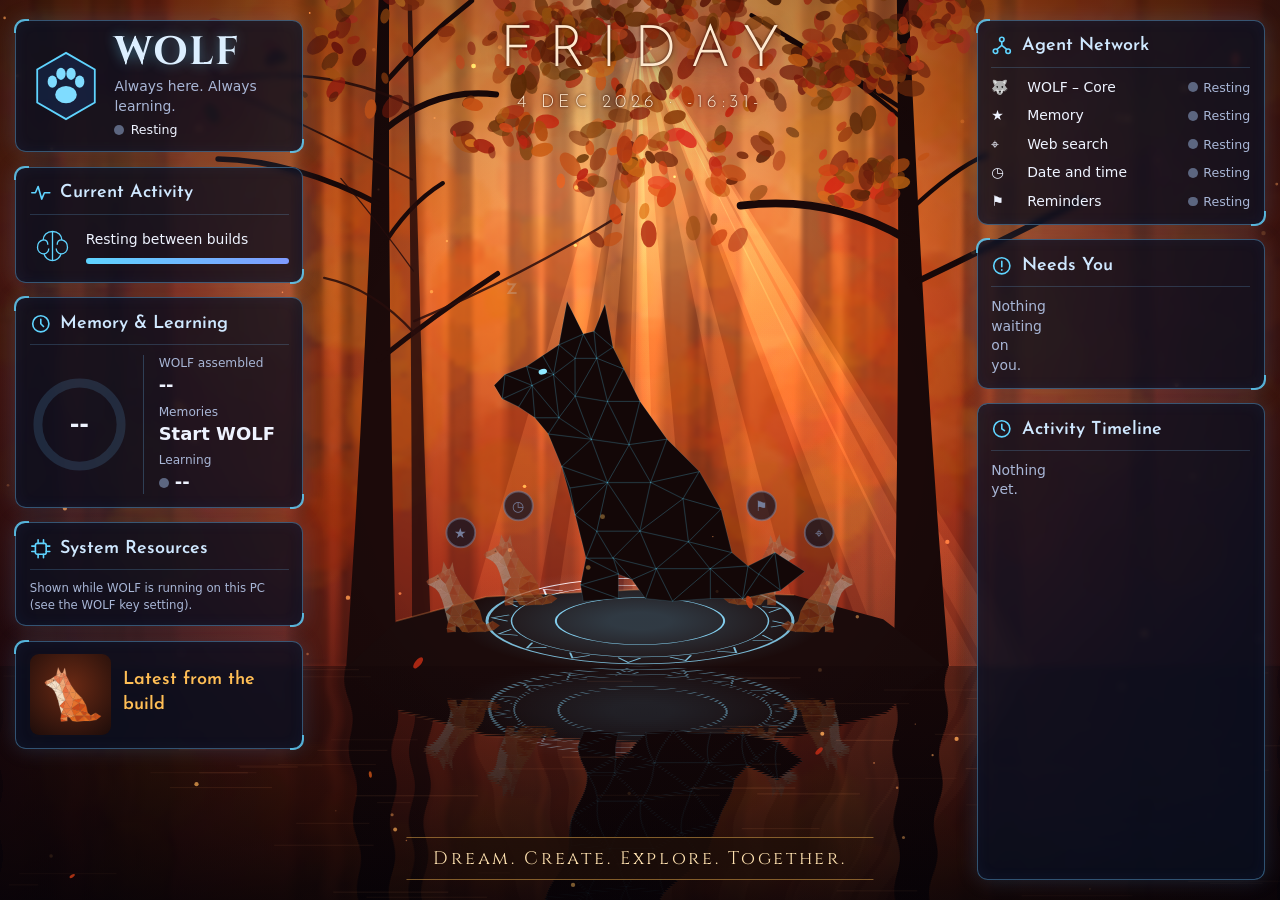
<file: wallpaper/index.html>
<!doctype html>
<html lang="en">
<head>
<meta charset="utf-8">
<meta name="viewport" content="width=device-width, initial-scale=1">
<title>WOLF Den</title>
<!--
  WOLF Den: a live desktop wallpaper (Wallpaper Engine web wallpaper, or any browser).
  A golden-hour autumn forest. WOLF rests on a glowing rune circle on a rock by the water, its
  helper agents (WOLF's abilities) around it as small foxes, framed by panels that show real
  data only:
    - from GitHub (public repo): the production plan, the current build, recent changes.
      WOLF's body is made of facets that light up as plan items get done.
    - from WOLF on this computer (optional, `wolf serve` + the "WOLF key" setting): memories,
      the latest thing it remembered, conversations, reminders, abilities, CPU / RAM / storage.
  Nothing is invented: a panel without data says where its data would come from.
-->
<link rel="preconnect" href="https://fonts.googleapis.com">
<link rel="stylesheet" href="https://fonts.googleapis.com/css2?family=Josefin+Sans:wght@300;400;600&family=Cinzel:wght@600&display=swap">
<style>
  /* Layout: full-screen forest scene; a left and a right column of glass panels; clock at the top
     centre; motto at the bottom centre. Night-blue glass with cyan lines (the HUD) over the warm
     ember forest (the scene). */
  :root {
    --panel: rgba(10, 16, 34, .78);
    --panel-line: rgba(110, 196, 255, .38);
    --panel-glow: rgba(90, 180, 255, .18);
    --ink: #eef3ff;
    --muted: #a8b6d6;
    --cyan: #5fd4ff;
    --green: #4fe39b;
    --amber: #ffbe55;
    --violet: #b48cff;
    --ember: #ffe9cf;
    --head: "Josefin Sans", "Segoe UI", system-ui, sans-serif;
    --title: "Cinzel", "Georgia", serif;
    color-scheme: dark;
  }
  html, body { margin: 0; height: 100%; background: #12070a; overflow: hidden; color: var(--ink);
    font: 1.55vh/1.4 "Segoe UI", system-ui, sans-serif; }
  canvas { position: fixed; inset: 0; width: 100vw; height: 100vh; display: block; }
  .hud { position: fixed; inset: 0; pointer-events: none; }
  .hidden { display: none !important; }

  .col { position: absolute; top: 2.2vh; bottom: 2.2vh; width: 22.5vw; display: flex; flex-direction: column; gap: 1.6vh; }
  .col.left { left: 1.2vw; }
  .col.right { right: 1.2vw; }
  .panel {
    position: relative; background: var(--panel); border: 1px solid var(--panel-line); border-radius: 1.2vh;
    padding: 1.4vh 1.5vh; box-shadow: 0 0 2.4vh var(--panel-glow), inset 0 0 1.6vh rgba(90, 160, 255, .06);
    backdrop-filter: blur(3px); min-width: 0;
  }
  .panel::before, .panel::after { content: ""; position: absolute; width: 1.4vh; height: 1.4vh; border: 2px solid var(--cyan); opacity: .8; }
  .panel::before { top: -2px; left: -2px; border-right: 0; border-bottom: 0; border-top-left-radius: 1.2vh; }
  .panel::after { bottom: -2px; right: -2px; border-left: 0; border-top: 0; border-bottom-right-radius: 1.2vh; }
  .ph { display: flex; align-items: center; gap: 1vh; font-family: var(--head); font-weight: 600; font-size: 2vh; color: #cfe8ff;
    border-bottom: 1px solid rgba(110, 196, 255, .2); padding-bottom: .9vh; margin-bottom: 1.1vh; }
  .ph svg { width: 2.4vh; height: 2.4vh; flex: none; stroke: var(--cyan); fill: none; stroke-width: 1.8; stroke-linecap: round; stroke-linejoin: round; }
  .ph .right { margin-left: auto; font-size: 1.6vh; color: var(--green); font-weight: 600; }
  .muted { color: var(--muted); }
  .small { font-size: 1.3vh; }

  /* Header */
  .brand { display: flex; gap: 1.4vh; align-items: center; }
  .crest { width: 8vh; height: 8vh; flex: none; }
  .brand h1 { font-family: var(--title); font-size: 4.4vh; margin: 0; line-height: 1; letter-spacing: .2vh; color: #dcefff;
    text-shadow: 0 0 1.4vh rgba(95, 212, 255, .45); }
  .tagline { color: var(--muted); margin-top: .5vh; }
  .online { margin-top: .5vh; display: flex; align-items: center; gap: .7vh; font-size: 1.4vh; }
  .dot { width: 1.1vh; height: 1.1vh; border-radius: 50%; background: var(--muted); flex: none; }
  .dot.on { background: var(--green); box-shadow: 0 0 .8vh var(--green); }
  .dot.busy { background: var(--cyan); box-shadow: 0 0 .8vh var(--cyan); }
  .dot.idle { background: var(--amber); }
  .dot.off { background: #5c6680; }

  .bar { height: .7vh; border-radius: 1vh; background: rgba(110, 196, 255, .15); overflow: hidden; margin-top: 1vh; }
  .bar i { display: block; height: 100%; width: 0; background: linear-gradient(90deg, var(--cyan), #7f9bff); transition: width 1.4s; }
  .activity { display: flex; gap: 1.2vh; align-items: center; }
  .activity svg { width: 5vh; height: 5vh; flex: none; stroke: var(--cyan); fill: none; stroke-width: 1.4; }

  .ringrow { display: grid; grid-template-columns: auto 1fr; gap: 1.6vh; align-items: center; }
  .ring { width: 11vh; height: 11vh; position: relative; }
  .ring svg { width: 100%; height: 100%; transform: rotate(-90deg); }
  .ring circle { fill: none; stroke-width: 9; }
  .ring .track { stroke: rgba(110, 196, 255, .15); }
  .ring .val { stroke: url(#ringGrad); stroke-linecap: round; transition: stroke-dashoffset 1.4s; }
  .ring b { position: absolute; inset: 0; display: grid; place-items: center; font-size: 2.6vh; font-weight: 600; }
  .stats { border-left: 1px solid rgba(110, 196, 255, .25); padding-left: 1.6vh; display: flex; flex-direction: column; gap: .7vh; }
  .stats .k { color: var(--muted); font-size: 1.35vh; }
  .stats .v { font-size: 2vh; font-weight: 600; }

  .gauges { display: grid; grid-template-columns: repeat(3, 1fr); gap: 1vh; text-align: center; }
  .gauge { position: relative; width: 7.4vh; height: 7.4vh; margin: 0 auto; }
  .gauge svg { width: 100%; height: 100%; transform: rotate(135deg); }
  .gauge circle { fill: none; stroke-width: 8; stroke-linecap: round; }
  .gauge .track { stroke: rgba(110, 196, 255, .15); }
  .gauge b { position: absolute; inset: 0; display: grid; place-items: center; font-size: 1.8vh; }

  .memory-card { display: grid; grid-template-columns: auto 1fr; gap: 1.4vh; align-items: center; }
  .memory-card .fox { width: 9vh; height: 9vh; border-radius: 1vh; background: radial-gradient(circle at 50% 40%, #6b2a14, #1c0c0a); display: grid; place-items: center; }
  .memory-card h3 { margin: 0 0 .6vh; font-family: var(--head); font-size: 2vh; color: var(--amber); font-weight: 600; }
  .memory-card p { margin: 0; font-style: italic; }

  ul { list-style: none; margin: 0; padding: 0; display: flex; flex-direction: column; gap: 1vh; }
  .agents li { display: grid; grid-template-columns: 3vh 1fr auto; gap: 1vh; align-items: center; }
  .agents .state { display: flex; align-items: center; gap: .6vh; font-size: 1.4vh; }
  .needs li { display: grid; grid-template-columns: 2.4vh 1fr; gap: .9vh; align-items: start; }
  .needs .icon { width: 2.4vh; height: 2.4vh; border-radius: 50%; background: var(--amber); color: #1b1203; font-weight: 700;
    display: grid; place-items: center; font-size: 1.5vh; }
  .timeline li { display: grid; grid-template-columns: 6.4vh 1.6vh 1fr; gap: .8vh; align-items: start; position: relative; }
  .timeline time { color: var(--muted); font-size: 1.35vh; white-space: nowrap; padding-top: .1vh; }
  .timeline .pip { width: 1.1vh; height: 1.1vh; border-radius: 50%; margin-top: .4vh; box-shadow: 0 0 .7vh currentColor; }
  .timeline span { overflow: hidden; display: -webkit-box; -webkit-line-clamp: 2; -webkit-box-orient: vertical; }
  .grow { flex: 1; min-height: 0; overflow: hidden; }

  .clock { position: absolute; top: 2.6vh; left: 50%; transform: translateX(-50%); text-align: center; color: var(--ember);
    font-family: var(--head); white-space: nowrap;
    text-shadow: 0 0 .3vh rgba(40, 8, 0, .9), 0 0 1.6vh rgba(60, 12, 0, .85), 0 0 4vh rgba(60, 12, 0, .6); }
  .clock .day { font-weight: 300; font-size: 6.4vh; letter-spacing: 1.8vh; margin-right: -1.8vh; line-height: 1; }
  .clock .date { font-weight: 300; font-size: 2vh; letter-spacing: .5vh; margin-top: 1vh; }
  .motto { position: absolute; bottom: 2.2vh; left: 50%; transform: translateX(-50%); padding: .9vh 3vh;
    font-family: var(--title); font-size: 2vh; letter-spacing: .3vh; color: #ffe2b0;
    background: linear-gradient(90deg, transparent, rgba(30, 14, 8, .78) 15%, rgba(30, 14, 8, .78) 85%, transparent);
    border-top: 1px solid rgba(255, 190, 85, .45); border-bottom: 1px solid rgba(255, 190, 85, .45); white-space: nowrap; }
</style>
</head>
<body>
<canvas id="scene" aria-label="WOLF resting in an autumn forest, its helper agents around it"></canvas>
<svg width="0" height="0" style="position:absolute"><defs>
  <linearGradient id="ringGrad" x1="0" y1="0" x2="1" y2="1"><stop offset="0" stop-color="#4fe39b"/><stop offset="1" stop-color="#5fd4ff"/></linearGradient>
</defs></svg>

<div class="hud" id="hud">
  <div class="clock" id="clock"><div class="day" id="day">SUNDAY</div><div class="date" id="date"></div></div>

  <div class="col left">
    <div class="panel">
      <div class="brand">
        <svg class="crest" viewBox="0 0 100 100" aria-hidden="true">
          <polygon points="50,4 90,27 90,73 50,96 10,73 10,27" fill="rgba(20,40,80,.6)" stroke="#5fd4ff" stroke-width="2.5"/>
          <g fill="#7fdcff"><ellipse cx="50" cy="62" rx="15" ry="12"/><ellipse cx="31" cy="44" rx="6.5" ry="8.5"/><ellipse cx="43" cy="33" rx="6.5" ry="8.5"/>
            <ellipse cx="57" cy="33" rx="6.5" ry="8.5"/><ellipse cx="69" cy="44" rx="6.5" ry="8.5"/></g>
        </svg>
        <div>
          <h1>WOLF</h1>
          <div class="tagline">Always here. Always learning.</div>
          <div class="online"><span class="dot" id="online-dot"></span><span id="online-text">Checking…</span></div>
        </div>
      </div>
    </div>

    <div class="panel">
      <div class="ph"><svg viewBox="0 0 24 24"><path d="M2 12h4l3-7 4 14 3-7h6"/></svg>Current Activity</div>
      <div class="activity">
        <svg viewBox="0 0 48 48" aria-hidden="true"><path d="M24 8c-6 0-10 4-10 9-4 1-6 4-6 8s3 7 7 7c1 4 5 7 9 7s8-3 9-7c4 0 7-3 7-7s-2-7-6-8c0-5-4-9-10-9z"/><path d="M24 8v31M14 17c3 0 5 2 5 5M34 17c-3 0-5 2-5 5M15 32c3-1 5-3 5-6M33 32c-3-1-5-3-5-6"/></svg>
        <div class="grow"><div id="act-title">Waiting for data</div><div class="muted small" id="act-sub"></div>
          <div class="bar"><i id="act-bar"></i></div></div>
      </div>
    </div>

    <div class="panel">
      <div class="ph"><svg viewBox="0 0 24 24"><circle cx="12" cy="12" r="9"/><path d="M12 7v5l3 3"/></svg>Memory &amp; Learning</div>
      <div class="ringrow">
        <div class="ring"><svg viewBox="0 0 100 100"><circle class="track" cx="50" cy="50" r="42"/>
          <circle class="val" id="ring" cx="50" cy="50" r="42" stroke-dasharray="263.9" stroke-dashoffset="263.9"/></svg><b id="ring-text">--</b></div>
        <div class="stats">
          <div><div class="k">WOLF assembled</div><div class="v" id="plan-count">--</div></div>
          <div><div class="k">Memories</div><div class="v" id="mem-count">--</div></div>
          <div><div class="k">Learning</div><div class="v" id="learning"><span class="dot off" style="display:inline-block"></span> --</div></div>
        </div>
      </div>
    </div>

    <div class="panel" id="sys-panel">
      <div class="ph"><svg viewBox="0 0 24 24"><rect x="6" y="6" width="12" height="12" rx="2"/><path d="M9 2v4M15 2v4M9 18v4M15 18v4M2 9h4M2 15h4M18 9h4M18 15h4"/></svg>System Resources</div>
      <div class="gauges" id="gauges"></div>
      <div class="muted small" id="sys-note"></div>
    </div>

    <div class="panel memory-card">
      <div class="fox"><canvas id="mini-fox" width="90" height="90" style="position:static;width:7vh;height:7vh"></canvas></div>
      <div><h3 id="mem-title">A Meaningful Memory Saved</h3><p id="mem-text" class="muted"></p></div>
    </div>
  </div>

  <div class="col right">
    <div class="panel">
      <div class="ph"><svg viewBox="0 0 24 24"><circle cx="12" cy="5" r="2.5"/><circle cx="5" cy="18" r="2.5"/><circle cx="19" cy="18" r="2.5"/><path d="M12 7.5v4M12 11.5l-5.5 4.5M12 11.5l5.5 4.5"/></svg>
        Agent Network<span class="right" id="agents-count"></span></div>
      <ul class="agents" id="agents"></ul>
    </div>

    <div class="panel">
      <div class="ph"><svg viewBox="0 0 24 24"><circle cx="12" cy="12" r="9"/><path d="M12 7v6M12 16.5v.5"/></svg>Needs You</div>
      <ul class="needs" id="needs"></ul>
    </div>

    <div class="panel grow">
      <div class="ph"><svg viewBox="0 0 24 24"><circle cx="12" cy="12" r="9"/><path d="M12 7v5l3 2"/></svg>Activity Timeline</div>
      <ul class="timeline" id="timeline"></ul>
    </div>
  </div>

  <div class="motto" id="motto">Dream. Create. Explore. Together.</div>
</div>

<script>
"use strict";
/* ---------- settings (Wallpaper Engine properties override these) ---------- */
const cfg = { repo: "foxywox/PROJECT-WOLF", branch: "", refreshMinutes: 2, hour24: true, particles: 1,
              wolfUrl: "http://localhost:8765", wolfKey: "" };

/* ---------- helpers ---------- */
const $ = (id) => document.getElementById(id);
const store = { get(k) { try { return JSON.parse(localStorage.getItem(k)); } catch { return null; } },
                set(k, v) { try { localStorage.setItem(k, JSON.stringify(v)); } catch { /* fine */ } } };
function rng(seed) { return () => { seed |= 0; seed = seed + 0x6D2B79F5 | 0; let t = Math.imul(seed ^ seed >>> 15, 1 | seed);
  t = t + Math.imul(t ^ t >>> 7, 61 | t) ^ t; return ((t ^ t >>> 14) >>> 0) / 4294967296; }; }
const el = (tag, cls, text) => Object.assign(document.createElement(tag), cls ? { className: cls } : {}, text != null ? { textContent: text } : {});
function clockTime(d) {
  const h = cfg.hour24 ? d.getHours() : d.getHours() % 12 || 12;
  return `${String(h).padStart(2, "0")}:${String(d.getMinutes()).padStart(2, "0")}${cfg.hour24 ? "" : d.getHours() < 12 ? " AM" : " PM"}`;
}
function ago(t) {
  const m = Math.round((Date.now() - new Date(t).getTime()) / 60000);
  if (m < 1) return "just now"; if (m < 60) return m + " min ago"; if (m < 1440) return Math.round(m / 60) + " h ago";
  return Math.round(m / 1440) + " d ago";
}

/* ---------- the wolf shape: a sitting silhouette facing left, cut into facets ---------- */
const OUTLINE = [
  [6, 34], [10, 30], [18, 27], [24, 23], [30, 19], [33, 3], [39, 15], [43, 14], [47, 4], [50, 20], [54, 28],
  [60, 40], [70, 54], [82, 66], [90, 80], [94, 96], [100, 101], [110, 96], [121, 103], [112, 110], [98, 113],
  [86, 113], [72, 114], [62, 113], [57, 106], [52, 104], [52, 113], [39, 114], [38, 108], [40, 98], [36, 82],
  [31, 64], [26, 52], [21, 46], [15, 42], [9, 39],
];
const INNER = [[20, 34], [28, 30], [36, 24], [44, 24], [36, 38], [48, 40], [30, 46], [42, 54], [56, 56], [34, 72],
  [48, 70], [64, 70], [76, 76], [44, 88], [60, 88], [78, 92], [86, 102], [66, 102], [104, 104], [50, 98]];
function inside(p, poly) {
  let c = false;
  for (let i = 0, j = poly.length - 1; i < poly.length; j = i++) {
    const [xi, yi] = poly[i], [xj, yj] = poly[j];
    if ((yi > p[1]) !== (yj > p[1]) && p[0] < (xj - xi) * (p[1] - yi) / (yj - yi) + xi) c = !c;
  }
  return c;
}
function triangulate(points, outline) { // Bowyer-Watson, clipped to the outline
  const pts = points.concat([[-1000, -1000], [1000, -1000], [0, 1000]]);
  let tris = [[pts.length - 3, pts.length - 2, pts.length - 1]];
  const circ = (t) => {
    const [a, b, c] = t.map((i) => pts[i]);
    const d = 2 * (a[0] * (b[1] - c[1]) + b[0] * (c[1] - a[1]) + c[0] * (a[1] - b[1]));
    const ux = ((a[0] ** 2 + a[1] ** 2) * (b[1] - c[1]) + (b[0] ** 2 + b[1] ** 2) * (c[1] - a[1]) + (c[0] ** 2 + c[1] ** 2) * (a[1] - b[1])) / d;
    const uy = ((a[0] ** 2 + a[1] ** 2) * (c[0] - b[0]) + (b[0] ** 2 + b[1] ** 2) * (a[0] - c[0]) + (c[0] ** 2 + c[1] ** 2) * (b[0] - a[0])) / d;
    return [ux, uy, (a[0] - ux) ** 2 + (a[1] - uy) ** 2];
  };
  for (let i = 0; i < points.length; i++) {
    const p = pts[i];
    const bad = tris.filter((t) => { const [x, y, r] = circ(t); return (p[0] - x) ** 2 + (p[1] - y) ** 2 < r; });
    const edges = [];
    for (const t of bad) for (const e of [[t[0], t[1]], [t[1], t[2]], [t[2], t[0]]]) {
      const k = edges.findIndex((f) => (f[0] === e[1] && f[1] === e[0]) || (f[0] === e[0] && f[1] === e[1]));
      if (k >= 0) edges.splice(k, 1); else edges.push(e);
    }
    tris = tris.filter((t) => !bad.includes(t)).concat(edges.map((e) => [e[0], e[1], i]));
  }
  return tris.filter((t) => t.every((i) => i < points.length)).map((t) => t.map((i) => pts[i]))
    .filter((t) => inside([(t[0][0] + t[1][0] + t[2][0]) / 3, (t[0][1] + t[1][1] + t[2][1]) / 3], outline));
}
const FACETS = triangulate(OUTLINE.concat(INNER), OUTLINE)
  .map((pts) => ({ pts, cx: (pts[0][0] + pts[1][0] + pts[2][0]) / 3, cy: (pts[0][1] + pts[1][1] + pts[2][1]) / 3 }))
  .sort((a, b) => a.cy - b.cy || a.cx - b.cx);
FACETS.forEach((f, i) => { f.shade = rng(i * 7919 + 13)(); f.state = "todo"; });

function furColor(f, palette) {
  const light = 46 + (1 - f.cy / 120) * 18 + f.shade * 14 - (f.cx > 60 ? 8 : 0);
  const chest = f.cx < 42 && f.cy > 36 && f.cy < 96;
  if (palette === "wolf") return chest ? `hsl(220, 20%, ${Math.min(90, light + 26)}%)` : `hsl(${215 + f.shade * 15}, 18%, ${light - 6}%)`;
  return chest ? `hsl(32, 70%, ${Math.min(88, light + 24)}%)` : `hsl(${16 + f.shade * 10}, 78%, ${light}%)`;
}
// Draw the canine at (x, y) with scale s. mode: "wolf" (plan-driven facets) or "fox" (fully lit helper).
function drawCanine(g, x, y, s, mode, mirror = false) {
  const pt = ([px, py]) => [x + (mirror ? 121 - px : px) * s, y + py * s];
  g.fillStyle = "#130707";
  g.beginPath(); OUTLINE.forEach((p, i) => { const [a, b] = pt(p); i ? g.lineTo(a, b) : g.moveTo(a, b); }); g.closePath(); g.fill();
  for (const f of FACETS) {
    const [a, b, c] = f.pts.map(pt);
    g.beginPath(); g.moveTo(a[0], a[1]); g.lineTo(b[0], b[1]); g.lineTo(c[0], c[1]); g.closePath();
    const state = mode === "fox" ? "done" : f.state;
    if (state === "done") { g.fillStyle = furColor(f, mode === "fox" ? "fox" : "wolf"); g.fill(); g.strokeStyle = "rgba(255,230,200,.16)"; g.lineWidth = .5; g.stroke(); }
    else if (state === "active") { g.fillStyle = "rgba(95, 212, 255, .3)"; g.fill(); g.strokeStyle = "rgba(150, 230, 255, .7)"; g.lineWidth = .9; g.stroke(); }
    else { g.strokeStyle = state === "idea" ? "rgba(95, 212, 255, .08)" : "rgba(95, 212, 255, .22)"; g.lineWidth = .6; g.stroke(); }
  }
  const [ex, ey] = pt([24, 29]);
  g.fillStyle = mode === "fox" ? "#1c0a05" : "#8fe8ff";
  g.beginPath(); g.ellipse(ex, ey, 1.6 * s, 1 * s, mirror ? 0.3 : -0.3, 0, Math.PI * 2); g.fill();
}

/* ---------- scene ---------- */
const canvas = $("scene"), ctx = canvas.getContext("2d");
let W = 0, H = 0, DPR = 1, backdrop = null, wolfBox = null, agentSpots = [];
const LIGHT = () => [W * 0.5, H * 0.04];
const HORIZON = () => H * 0.74;
let agents = []; // [{name, label, state}] filled from data
function resize() {
  DPR = Math.min(window.devicePixelRatio || 1, 2);
  W = window.innerWidth; H = window.innerHeight;
  canvas.width = Math.round(W * DPR); canvas.height = Math.round(H * DPR);
  const s = H * 0.36 / 120;
  wolfBox = { x: W * 0.5 - 60 * s, y: H * 0.665 - 113 * s, s };
  // Spots on the rock around the rune circle: [x, y of the paws, faces right]
  agentSpots = [[0.36, 0.702, true], [0.64, 0.702, false], [0.405, 0.672, true], [0.595, 0.672, false],
                [0.315, 0.724, true], [0.685, 0.724, false]];
  buildBackdrop();
}
function buildBackdrop() {
  const off = document.createElement("canvas");
  off.width = canvas.width; off.height = canvas.height;
  const g = off.getContext("2d");
  g.setTransform(DPR, 0, 0, DPR, 0, 0);
  const R = rng(20261108);
  const [lx, ly] = LIGHT(), hz = HORIZON();

  const grad = g.createRadialGradient(lx, ly, 0, lx, ly, Math.hypot(W, H) * 0.8);
  grad.addColorStop(0, "#fff0c4"); grad.addColorStop(0.08, "#ffc477"); grad.addColorStop(0.24, "#f07a35");
  grad.addColorStop(0.45, "#a8341c"); grad.addColorStop(0.7, "#3c1013"); grad.addColorStop(1, "#0d0610");
  g.fillStyle = grad; g.fillRect(0, 0, W, H);

  // Soft layers (distant trees, leaf canopy) are painted at 1/6 size and stretched up: the
  // stretch blurs them for free. (Per-shape blur filters took ~16 s without a graphics card.)
  const SOFT = 6, soft = document.createElement("canvas");
  soft.width = Math.ceil(W / SOFT); soft.height = Math.ceil(H / SOFT);
  const sg2 = soft.getContext("2d");
  sg2.scale(1 / SOFT, 1 / SOFT);
  for (let i = 0; i < 26; i++) {
    const x = R() * W, w = W * (0.006 + R() * 0.014), dist = Math.abs(x - lx) / W;
    sg2.fillStyle = `rgba(${70 + dist * 20}, ${22 + dist * 6}, 18, ${0.35 + dist * 0.4})`;
    sg2.beginPath(); sg2.moveTo(x - w, hz); sg2.lineTo(x - w * 0.55, 0); sg2.lineTo(x + w * 0.55, 0); sg2.lineTo(x + w, hz); sg2.fill();
  }
  for (let i = 0; i < 520; i++) {
    const x = R() * W, y = Math.pow(R(), 1.6) * H * 0.62, r = W * (0.01 + R() * 0.035);
    const near = Math.max(0, 1 - Math.hypot(x - lx, y - ly) / (W * 0.55));
    sg2.fillStyle = `hsla(${8 + R() * 26}, 85%, ${22 + near * 38 + R() * 10}%, ${0.08 + R() * 0.16})`;
    sg2.beginPath(); sg2.arc(x, y, r, 0, Math.PI * 2); sg2.fill();
  }
  g.imageSmoothingEnabled = true; g.imageSmoothingQuality = "high";
  g.drawImage(soft, 0, 0, W, H);

  g.globalCompositeOperation = "lighter";
  for (let i = 0; i < 9; i++) {
    const a = Math.PI * (0.32 + R() * 0.36), spread = 0.025 + R() * 0.045, len = H * 1.4;
    const sg = g.createLinearGradient(lx, ly, lx + Math.cos(a) * len, ly + Math.sin(a) * len);
    sg.addColorStop(0, "rgba(255, 210, 140, .15)"); sg.addColorStop(1, "rgba(255, 140, 60, 0)");
    g.fillStyle = sg;
    g.beginPath(); g.moveTo(lx, ly); g.lineTo(lx + Math.cos(a - spread) * len, ly + Math.sin(a - spread) * len);
    g.lineTo(lx + Math.cos(a + spread) * len, ly + Math.sin(a + spread) * len); g.fill();
  }
  g.globalCompositeOperation = "source-over";

  const trunk = (x, w, lean, col) => {
    g.fillStyle = col; g.strokeStyle = col; g.lineCap = "round";
    g.beginPath(); g.moveTo(x - w, hz + 10); g.quadraticCurveTo(x - w * 0.4 + lean * 0.5, H * 0.4, x - w * 0.2 + lean, -10);
    g.lineTo(x + w * 0.2 + lean, -10); g.quadraticCurveTo(x + w * 0.4 + lean * 0.5, H * 0.4, x + w, hz + 10); g.fill();
    for (let b = 0; b < 5; b++) {
      const by = H * (0.06 + R() * 0.38), dir = R() < 0.5 ? -1 : 1, bl = W * (0.05 + R() * 0.12);
      g.lineWidth = w * (0.12 + R() * 0.18);
      g.beginPath(); g.moveTo(x + lean * (1 - by / H), by);
      g.quadraticCurveTo(x + dir * bl * 0.5, by - H * 0.05, x + dir * bl, by - H * (0.02 + R() * 0.1)); g.stroke();
    }
  };
  trunk(W * 0.29, W * 0.02, W * 0.01, "#1c0a0a");
  trunk(W * 0.72, W * 0.022, -W * 0.015, "#1a0909");
  trunk(W * 0.33, W * 0.008, -W * 0.01, "rgba(40, 14, 12, .85)");
  for (let c = 0; c < 22; c++) {
    const cx = W * (0.24 + R() * 0.52), cy = Math.pow(R(), 2) * H * 0.24, spread = W * (0.03 + R() * 0.05);
    for (let i = 0; i < 24; i++) {
      const x = cx + (R() - 0.5) * spread * 2, y = cy + (R() - 0.5) * spread, r = W * (0.0025 + R() * 0.004);
      g.fillStyle = `hsla(${4 + R() * 26}, 82%, ${20 + R() * 34}%, ${0.55 + R() * 0.4})`;
      g.beginPath(); g.ellipse(x, y, r * 1.7, r, R() * Math.PI, 0, Math.PI * 2); g.fill();
    }
  }

  // The rock clearing, with a glowing rune circle where WOLF rests
  const cx = W * 0.5, top = H * 0.655;
  g.fillStyle = "#1b0b0b";
  g.beginPath(); g.moveTo(W * 0.27, hz + 2); g.lineTo(W * 0.31, H * 0.69); g.lineTo(W * 0.38, top + H * 0.008); g.lineTo(W * 0.5, top);
  g.lineTo(W * 0.62, top + H * 0.006); g.lineTo(W * 0.69, H * 0.688); g.lineTo(W * 0.74, hz + 2); g.fill();
  g.strokeStyle = "rgba(255, 150, 80, .3)"; g.lineWidth = 1.5;
  g.beginPath(); g.moveTo(W * 0.31, H * 0.69); g.lineTo(W * 0.38, top + H * 0.008); g.lineTo(W * 0.5, top); g.lineTo(W * 0.62, top + H * 0.006); g.stroke();
  g.save(); g.translate(cx, top + H * 0.035); g.scale(1, 0.28);
  g.globalCompositeOperation = "lighter";
  const rr = H * 0.17;
  const glow = g.createRadialGradient(0, 0, rr * 0.2, 0, 0, rr * 1.2);
  glow.addColorStop(0, "rgba(95, 212, 255, .22)"); glow.addColorStop(1, "rgba(95, 212, 255, 0)");
  g.fillStyle = glow; g.beginPath(); g.arc(0, 0, rr * 1.2, 0, Math.PI * 2); g.fill();
  g.strokeStyle = "rgba(120, 220, 255, .75)";
  for (const [r, w] of [[rr, 3], [rr * 0.84, 1.5], [rr * 0.55, 2]]) { g.lineWidth = w; g.beginPath(); g.arc(0, 0, r, 0, Math.PI * 2); g.stroke(); }
  g.lineWidth = 2;
  for (let i = 0; i < 16; i++) { // rune marks between the rings
    const a = i / 16 * Math.PI * 2, r1 = rr * 0.87, r2 = rr * 0.97;
    g.beginPath(); g.moveTo(Math.cos(a) * r1, Math.sin(a) * r1); g.lineTo(Math.cos(a + 0.08) * r2, Math.sin(a + 0.08) * r2);
    g.lineTo(Math.cos(a + 0.16) * r1, Math.sin(a + 0.16) * r1); g.stroke();
  }
  g.restore();

  // Helper agents (small foxes) around the circle, and WOLF itself in the middle
  agents.slice(0, agentSpots.length).forEach((a, i) => {
    const [fx, fy, mirror] = agentSpots[i], s = H * 0.085 / 120;
    g.globalAlpha = a.state === "off" ? 0.45 : 1;
    drawCanine(g, W * fx - 60 * s, H * fy - 113 * s, s, "fox", !mirror);
    g.globalAlpha = 1;
  });
  drawCanine(g, wolfBox.x, wolfBox.y, wolfBox.s, "wolf");

  // Water reflection, ripples and vignette
  // Copy strips from a snapshot, never from the canvas being drawn on: reading a canvas while
  // drawing to it forces a full flush per strip (this once took 16 s to start).
  const hzp = Math.round(hz * DPR);
  const snap = document.createElement("canvas");
  snap.width = off.width; snap.height = hzp;
  snap.getContext("2d").drawImage(off, 0, 0);
  g.save(); g.setTransform(1, 0, 0, 1, 0, 0);
  for (let y = hzp; y < off.height; y += 2) {
    const srcY = hzp - (y - hzp) - 2;
    if (srcY < 0) break;
    g.drawImage(snap, 0, srcY, snap.width, 2, Math.sin(y * 0.09) * 3 * DPR, y, snap.width, 2);
  }
  g.restore();
  const wg = g.createLinearGradient(0, hz, 0, H);
  wg.addColorStop(0, "rgba(20, 6, 8, .4)"); wg.addColorStop(1, "rgba(8, 3, 8, .88)");
  g.fillStyle = wg; g.fillRect(0, hz, W, H - hz);
  g.globalCompositeOperation = "lighter";
  for (let i = 0; i < 70; i++) {
    const y = hz + Math.pow(R(), 1.5) * (H - hz), x = R() * W, w = W * (0.02 + R() * 0.08);
    g.strokeStyle = `rgba(255, 160, 90, ${0.04 + R() * 0.08})`; g.lineWidth = 1;
    g.beginPath(); g.moveTo(x, y); g.lineTo(x + w, y); g.stroke();
  }
  g.globalCompositeOperation = "source-over";
  const vg = g.createRadialGradient(W * 0.5, H * 0.5, Math.min(W, H) * 0.3, W * 0.5, H * 0.5, Math.hypot(W, H) * 0.6);
  vg.addColorStop(0, "rgba(0,0,0,0)"); vg.addColorStop(1, "rgba(6, 3, 10, .82)");
  g.fillStyle = vg; g.fillRect(0, 0, W, H);
  backdrop = off;
}

/* ---------- moving bits: embers, leaves, agent status rings, sleep ---------- */
let embers = [], leaves = [];
function seedParticles() {
  const R = rng(Date.now() % 100000);
  embers = Array.from({ length: Math.round(80 * cfg.particles) }, () => ({ x: R() * W, y: R() * H, r: 0.6 + R() * 1.8,
    vx: -0.05 - R() * 0.2, vy: -0.08 - R() * 0.25, tw: R() * 6.28 }));
  leaves = Array.from({ length: Math.round(12 * cfg.particles) }, () => ({ x: R() * W, y: R() * H, s: 3 + R() * 5,
    vx: -0.2 - R() * 0.4, vy: 0.35 + R() * 0.5, a: R() * 6.28, va: (R() - 0.5) * 0.04, hue: 4 + R() * 20 }));
}
const STATE_COLOR = { active: "79, 227, 155", busy: "95, 212, 255", idle: "255, 190, 85", off: "120, 130, 160" };
let paused = false, last = 0, wolfAwake = false;
function frame(t) {
  if (paused) return;
  requestAnimationFrame(frame);
  if (t - last < 1000 / 30 || !backdrop) return;
  last = t;
  ctx.setTransform(1, 0, 0, 1, 0, 0); ctx.drawImage(backdrop, 0, 0);
  ctx.setTransform(DPR, 0, 0, DPR, 0, 0);
  const pulse = (Math.sin(t / 700) + 1) / 2;
  // the part of WOLF being built breathes
  const pt = ([px, py]) => [wolfBox.x + px * wolfBox.s, wolfBox.y + py * wolfBox.s];
  for (const f of FACETS) if (f.state === "active") {
    const [a, b, c] = f.pts.map(pt);
    ctx.beginPath(); ctx.moveTo(a[0], a[1]); ctx.lineTo(b[0], b[1]); ctx.lineTo(c[0], c[1]); ctx.closePath();
    ctx.fillStyle = `rgba(95, 212, 255, ${0.08 + pulse * 0.4})`; ctx.fill();
  }
  // status rings above each agent
  agents.slice(0, agentSpots.length).forEach((a, i) => {
    const [fx, fy] = agentSpots[i], x = W * fx, y = H * fy - H * 0.11;
    const col = STATE_COLOR[a.state] || STATE_COLOR.off;
    ctx.strokeStyle = `rgba(${col}, ${a.state === "off" ? 0.5 : 0.55 + pulse * 0.4})`; ctx.lineWidth = 2;
    ctx.fillStyle = "rgba(10, 16, 34, .7)";
    ctx.beginPath(); ctx.arc(x, y, H * 0.016, 0, Math.PI * 2); ctx.fill(); ctx.stroke();
    ctx.fillStyle = `rgba(${col}, .95)`; ctx.font = `${H * 0.016}px "Segoe UI", sans-serif`; ctx.textAlign = "center"; ctx.textBaseline = "middle";
    ctx.fillText(a.glyph, x, y + 1);
  });
  // a sleeping WOLF breathes out a little "z"
  if (!wolfAwake) {
    const [zx, zy] = pt([20, 10]), k = (t / 2400) % 1;
    ctx.fillStyle = `rgba(200, 235, 255, ${0.8 * (1 - k)})`; ctx.font = `${H * (0.02 + k * 0.012)}px "Josefin Sans", sans-serif`;
    ctx.fillText("z", zx - k * H * 0.03, zy - k * H * 0.05);
  }
  ctx.globalCompositeOperation = "lighter";
  for (const e of embers) {
    e.x += e.vx; e.y += e.vy; e.tw += 0.05;
    if (e.y < -10 || e.x < -10) { e.y = H + 10; e.x = Math.random() * W * 1.2; }
    ctx.fillStyle = `rgba(255, ${150 + (e.r * 20 | 0)}, 90, ${0.35 + Math.sin(e.tw) * 0.25})`;
    ctx.beginPath(); ctx.arc(e.x, e.y, e.r, 0, Math.PI * 2); ctx.fill();
  }
  ctx.globalCompositeOperation = "source-over";
  for (const l of leaves) {
    l.x += l.vx + Math.sin(l.a) * 0.3; l.y += l.vy; l.a += l.va;
    if (l.y > H + 20) { l.y = -20; l.x = Math.random() * W * 1.2; }
    ctx.save(); ctx.translate(l.x, l.y); ctx.rotate(l.a);
    ctx.fillStyle = `hsla(${l.hue}, 80%, 42%, .85)`;
    ctx.beginPath(); ctx.ellipse(0, 0, l.s, l.s * 0.45, 0, 0, Math.PI * 2); ctx.fill(); ctx.restore();
  }
}

/* ---------- HUD ---------- */
function tick() {
  const d = new Date();
  $("day").textContent = d.toLocaleDateString("en-US", { weekday: "long" }).toUpperCase();
  $("date").textContent = `${d.getDate()} ${d.toLocaleDateString("en-US", { month: "short" }).toUpperCase()} ${d.getFullYear()}  ·  -${clockTime(d)}-`;
}
function gauge(label, pct, color) {
  const box = el("div");
  const g = el("div", "gauge");
  const C = 2 * Math.PI * 40, arc = C * 0.75;
  g.innerHTML = `<svg viewBox="0 0 100 100"><circle class="track" cx="50" cy="50" r="40" stroke-dasharray="${arc} ${C}"/>` +
    `<circle cx="50" cy="50" r="40" stroke="${color}" stroke-dasharray="${arc * pct / 100} ${C}"/></svg>`;
  g.append(el("b", null, `${Math.round(pct)}%`));
  box.append(g, el("div", "muted small", label));
  return box;
}
const ABILITY = {
  memory: ["Memory", "★"], web_search: ["Web search", "⌖"], clock: ["Date and time", "◷"],
  reminders: ["Reminders", "⚑"], calendar: ["Calendar", "▦"], research: ["Project research", "✎"],
};

let gh = store.get("wolf.den.gh") || null, local = null;
function render() {
  const plan = gh && gh.plan, progress = gh && gh.progress;
  const items = plan ? (plan.phases || []).flatMap((p) => p.items || []) : [];
  const done = items.filter((i) => i.status === "done").length;
  const pct = items.length ? Math.round(100 * done / items.length) : 0;

  // WOLF's body follows the plan
  FACETS.forEach((f, t) => {
    const item = items[Math.min(items.length - 1, Math.floor(t * items.length / FACETS.length))];
    f.state = !item ? "todo" : item.status === "done" ? "done" : item.status === "active" ? "active" : item.status === "idea" ? "idea" : "todo";
  });

  // Header
  wolfAwake = !!local;
  $("online-dot").className = "dot " + (local ? "on" : "off");
  const version = (local && local.version) || (gh && gh.version);
  $("online-text").textContent = (local ? "Online" : "Resting") + (version ? ` · v${version}` : "");

  // Current activity: what's being built right now
  const building = progress && progress.status !== "done" && Number(progress.percent) < 100;
  $("act-title").textContent = building ? progress.title : local && local.conversations_open ? "Talking with you" : "Resting between builds";
  $("act-sub").textContent = building ? `${progress.current || "working"} · ${ago(progress.updated)}`
    : progress ? `Last build: ${progress.title} · ${ago(progress.updated)}` : "";
  $("act-bar").style.width = (building ? Number(progress.percent) : 100) + "%";

  // Memory & learning
  $("ring").style.strokeDashoffset = String(263.9 * (1 - pct / 100));
  $("ring-text").textContent = items.length ? pct + "%" : "--";
  $("plan-count").textContent = items.length ? `${done} of ${items.length}` : "--";
  $("mem-count").textContent = local ? local.memories.toLocaleString() : "Start WOLF";
  const memOn = local && local.abilities.some((a) => a.name === "memory" && a.enabled);
  $("learning").innerHTML = "";
  $("learning").append(el("span", "dot " + (memOn ? "on" : "off")), " ", local ? (memOn ? "Active" : "Off") : "--");
  $("learning").firstChild.style.display = "inline-block";

  // System resources (only WOLF on this computer can measure them)
  const sys = local && local.system;
  $("gauges").innerHTML = "";
  if (sys) {
    $("gauges").append(gauge("CPU", sys.cpu, "#4fe39b"), gauge("RAM", sys.ram, "#ffbe55"), gauge("Storage", sys.disk, "#5fd4ff"));
    $("sys-note").textContent = "";
  } else {
    $("sys-note").textContent = local ? "Install psutil for WOLF to measure this computer." : "Shown while WOLF is running on this PC (see the WOLF key setting).";
  }

  // Latest memory, or the latest build note when WOLF isn't running here
  if (local && local.latest_memory) {
    $("mem-title").textContent = "A Meaningful Memory Saved";
    $("mem-text").textContent = `“${local.latest_memory.text}” · ${ago(local.latest_memory.time)}`;
  } else {
    const note = progress && (progress.log || []).slice(-1)[0];
    $("mem-title").textContent = local ? "No memories yet" : "Latest from the build";
    $("mem-text").textContent = local ? "Talk to WOLF and the first thing it remembers will appear here." : note ? note.text : "";
  }

  // Agent network: WOLF's abilities as helper foxes
  const list = local ? local.abilities : ["memory", "web_search", "clock", "reminders"].map((name) => ({ name, enabled: true }));
  agents = list.slice(0, 6).map((a) => ({
    name: a.name, label: (ABILITY[a.name] || [a.name])[0], glyph: (ABILITY[a.name] || ["", "•"])[1],
    state: !local ? "off" : !a.enabled ? "off" : local.conversations_open ? "busy" : "active",
  }));
  const ul = $("agents"); ul.innerHTML = "";
  const core = el("li");
  core.append(el("span", null, "🐺"), el("span", null, "WOLF – Core"), stateEl(local ? (local.conversations_open ? "busy" : "active") : "off",
    local ? (local.conversations_open ? "Talking" : "Ready") : "Resting"));
  ul.append(core);
  for (const a of agents) {
    const li = el("li");
    li.append(el("span", null, a.glyph), el("span", null, a.label),
      stateEl(a.state, !local ? "Resting" : a.state === "off" ? "Off" : a.state === "busy" ? "Helping" : "Ready"));
    ul.append(li);
  }
  $("agents-count").textContent = local ? `${agents.filter((a) => a.state !== "off").length + 1} active` : "";

  // Needs you
  const needs = items.filter((i) => (i.status === "next" || i.status === "active") && i.who === "human").slice(0, 3);
  const nu = $("needs"); nu.innerHTML = "";
  if (local && local.reminders_due) {
    const li = el("li"); li.append(el("span", "icon", "!"), el("span", null, `${local.reminders_due} reminder${local.reminders_due > 1 ? "s" : ""} due now`)); nu.append(li);
  }
  for (const i of needs) { const li = el("li"); li.append(el("span", "icon", "!"), el("span", null, i.title)); nu.append(li); }
  if (!nu.children.length) nu.append(el("li", "muted", "Nothing waiting on you."));

  // Timeline: real events, newest first
  const events = [];
  for (const c of (gh && gh.commits) || []) events.push({ t: c.time, text: "Built: " + c.msg, color: "#b48cff" });
  if (local) {
    for (const j of local.journal || []) events.push({ t: j.time, text: "Conversation: " + j.text, color: "#4fe39b" });
    if (local.latest_memory) events.push({ t: local.latest_memory.time, text: "Remembered: " + local.latest_memory.text, color: "#5fd4ff" });
    if (local.next_reminder) events.push({ t: local.next_reminder.due, text: "Reminder: " + local.next_reminder.text, color: "#ffbe55", future: true });
  }
  events.sort((a, b) => new Date(b.t) - new Date(a.t));
  const tl = $("timeline"); tl.innerHTML = "";
  for (const e of events.slice(0, 6)) {
    const li = el("li"), d = new Date(e.t);
    const pip = el("span", "pip"); pip.style.background = e.color; pip.style.color = e.color;
    const sameDay = d.toDateString() === new Date().toDateString();
    li.append(el("time", null, sameDay ? clockTime(d) : d.toLocaleDateString("en-US", { month: "short", day: "numeric" })), pip, el("span", null, e.text));
    tl.append(li);
  }
  if (!events.length) tl.append(el("li", "muted", "Nothing yet."));

  if (W) buildBackdrop();
}
function stateEl(state, text) {
  const s = el("span", "state"); s.append(el("span", "dot " + (state === "active" ? "on" : state)), el("span", null, text));
  s.lastChild.style.color = state === "active" ? "var(--green)" : state === "busy" ? "var(--cyan)" : "var(--muted)";
  return s;
}

/* ---------- data ---------- */
let branch = "";
async function getJSON(url, opts) { const r = await fetch(url, { cache: "no-store", ...opts }); if (!r.ok) throw new Error(String(r.status)); return r.json(); }
async function refreshGitHub() {
  try {
    if (!branch) branch = cfg.branch || (await getJSON(`https://api.github.com/repos/${cfg.repo}`)).default_branch;
    const raw = `https://raw.githubusercontent.com/${cfg.repo}/${branch}/`, t = Date.now();
    const [plan, progress, commits, pyproject] = await Promise.all([
      getJSON(raw + "hub/plan.json?t=" + t),
      getJSON(raw + "hub/progress.json?t=" + t).catch(() => null),
      getJSON(`https://api.github.com/repos/${cfg.repo}/commits?sha=${encodeURIComponent(branch)}&per_page=6`).catch(() => []),
      fetch(raw + "pyproject.toml?t=" + t).then((r) => r.ok ? r.text() : "").catch(() => ""),
    ]);
    gh = { plan, progress, version: (/^version\s*=\s*"([^"]+)"/m.exec(pyproject) || [])[1],
           commits: commits.filter((c) => !/^Progress:/.test(c.commit.message))
             .map((c) => ({ time: c.commit.author.date, msg: c.commit.message.split("\n")[0] })) };
    store.set("wolf.den.gh", gh);
  } catch { /* offline: keep the last saved view */ }
}
async function refreshLocal() {
  if (!cfg.wolfKey) { local = null; return; }
  try {
    local = await getJSON(`${cfg.wolfUrl.replace(/\/$/, "")}/api/wallpaper?key=${encodeURIComponent(cfg.wolfKey)}`,
                          { signal: AbortSignal.timeout(4000) });
  } catch { local = null; }
}
async function refreshAll() { if (paused) return; await Promise.all([refreshGitHub(), refreshLocal()]); render(); }
let ghTimer = null, localTimer = null;
function schedule() {
  clearInterval(ghTimer); clearInterval(localTimer);
  ghTimer = setInterval(() => refreshGitHub().then(render), Math.max(1, cfg.refreshMinutes) * 60000);
  localTimer = setInterval(() => { if (!paused) refreshLocal().then(render); }, 15000);
}

/* ---------- start ---------- */
(function miniFox() { // the little fox portrait on the memory card
  const c = $("mini-fox").getContext("2d"); FACETS.forEach((f) => (f.state = "done"));
  drawCanine(c, 4, 4, 0.7, "fox"); FACETS.forEach((f) => (f.state = "todo"));
})();
window.addEventListener("resize", () => { resize(); seedParticles(); });
resize(); seedParticles(); tick(); render();
setInterval(tick, 1000);
refreshAll(); schedule();
requestAnimationFrame(frame);

/* ---------- Wallpaper Engine integration (ignored in a normal browser) ---------- */
function weColor(v) { const [r, g, b] = String(v).split(" ").map((n) => Math.round(Number(n) * 255)); return `rgb(${r}, ${g}, ${b})`; }
window.wallpaperPropertyListener = {
  applyUserProperties(p) {
    let reload = false;
    if (p.wolfkey && p.wolfkey.value !== undefined) { cfg.wolfKey = p.wolfkey.value.trim(); reload = true; }
    if (p.wolfurl && p.wolfurl.value) { cfg.wolfUrl = p.wolfurl.value.trim(); reload = true; }
    if (p.repo && p.repo.value && p.repo.value.trim() !== cfg.repo) { cfg.repo = p.repo.value.trim(); branch = ""; reload = true; }
    if (p.branch && p.branch.value !== undefined && p.branch.value.trim() !== cfg.branch) { cfg.branch = p.branch.value.trim(); branch = ""; reload = true; }
    if (p.refreshminutes) { cfg.refreshMinutes = Number(p.refreshminutes.value) || 2; schedule(); }
    if (p.showpanels) for (const c of document.querySelectorAll(".col")) c.classList.toggle("hidden", !p.showpanels.value);
    if (p.showclock) $("clock").classList.toggle("hidden", !p.showclock.value);
    if (p.showmotto) $("motto").classList.toggle("hidden", !p.showmotto.value);
    if (p.motto && p.motto.value) $("motto").textContent = p.motto.value;
    if (p.hour24) { cfg.hour24 = !!p.hour24.value; tick(); }
    if (p.textcolor) document.documentElement.style.setProperty("--ember", weColor(p.textcolor.value));
    if (p.particles) { cfg.particles = Number(p.particles.value) / 100; seedParticles(); }
    if (reload) refreshAll();
  },
  setPaused(isPaused) {
    paused = isPaused;
    if (!isPaused) { last = 0; requestAnimationFrame(frame); refreshAll(); }
  },
};
// Outside Wallpaper Engine, a ?key=... in the page address connects to WOLF on this computer.
const urlKey = new URLSearchParams(location.search).get("key");
if (urlKey) { cfg.wolfKey = urlKey; refreshAll(); }
</script>
</body>
</html>
</file>
